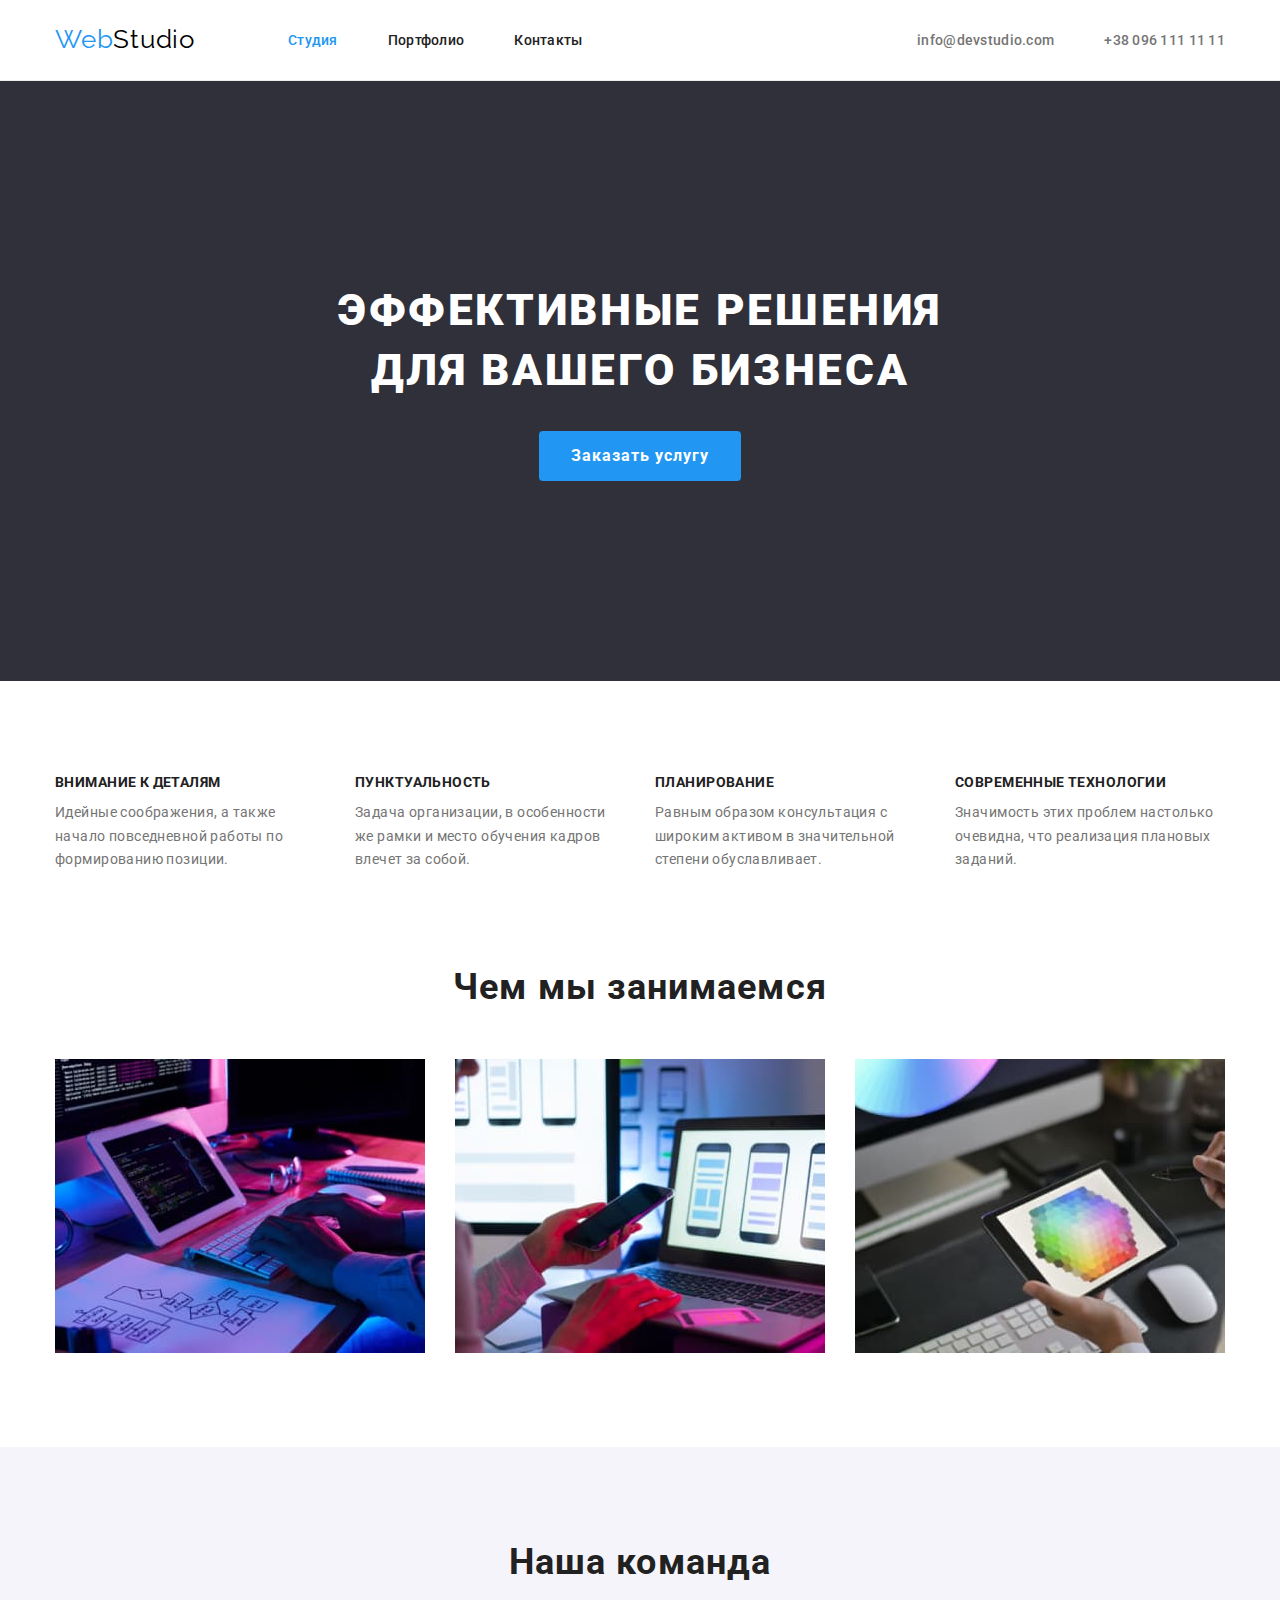
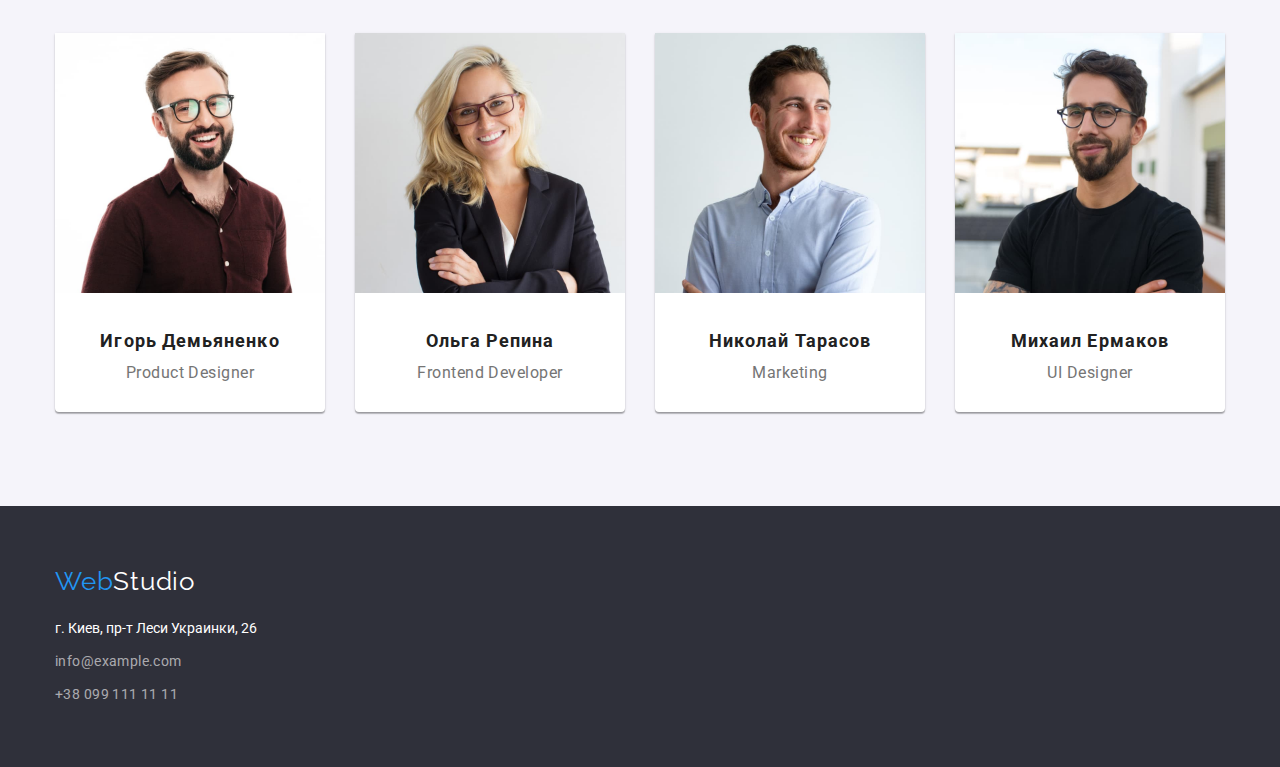
<file: index.html>
<!DOCTYPE html>
<html lang="ru">

<head>
  <meta charset="UTF-8" />
  <meta name="viewport" content="width=device-width, initial-scale=1.0" />
  <title>goit-markup-hw-02</title>
  <link rel="preconnect" href="https://fonts.gstatic.com" />
  <link href="https://fonts.googleapis.com/css2?family=Raleway:wght@700&family=Roboto:wght@400;500;700;900&display=swap"
    rel="stylesheet" />
  <link rel="stylesheet" href="https://cdnjs.cloudflare.com/ajax/libs/modern-normalize/0.6.0/modern-normalize.min.css" />
  <link rel="stylesheet" href="./css/styles.css" />
    
  
</head>

<body>
  <!-- Header -->
  <header class="main-header">
    <div class="container header-navigation">
      <nav class="main-navigation">
        <a href="./index.html" class="logo"><span class="logo-web">Web</span>Studio</a>
        <ul class="main-navigation-list">
          <li class="navigation-item">
            <a href="./index.html" class="navigation-link current-link">Студия</a>
          </li>
          <li class="navigation-item">
            <a href="portfolio.html" class="navigation-link">Портфолио</a>
          </li>
          <li class="navigation-item">
            <a href="" class="navigation-link">Контакты</a>
          </li>
        </ul>
      </nav>
      <address class="header-address">
        <ul class="header-address-list">
          <li class="address-list-item">
            <a href="mailto:info@devstudio.com" class="contacts-header">info@devstudio.com</a>
          </li>
          <li class="address-list-item">
            <a href="tel:+380961111111" class="contacts-header">+38 096 111 11 11</a>
          </li>
        </ul>
      </address>
    </div>
  </header>

  <main>
    <!-- Герой -->
    <section class="hero">
      <div class="container">
        <h1 class="hero-title">Эффективные решения для вашего бизнеса</h1>
        <button type="button" class="color-button hero-button">
          Заказать услугу
        </button>
      </div>
    </section>

    <!-- Наши преимущества -->
    <section class="advantages-section">
      <div class="container">
        <h2 class="visually-hidden">Наши преимущества</h2>
        <ul class="advantages-list">
          <li class="advantages-item">
            <h3 class="advantage-title">Внимание к деталям</h3>
            <p class="advantage-text">
              Идейные соображения, а также начало повседневной работы по
              формированию позиции.
            </p>
          </li>

          <li class="advantages-item">
            <h3 class="advantage-title">Пунктуальность</h3>
            <p class="advantage-text">
              Задача организации, в особенности же рамки и место обучения
              кадров влечет за собой.
            </p>
          </li>

          <li class="advantages-item">
            <h3 class="advantage-title">Планирование</h3>
            <p class="advantage-text">
              Равным образом консультация с широким активом в значительной
              степени обуславливает.
            </p>
          </li>

          <li class="advantages-item">
            <h3 class="advantage-title">Современные технологии</h3>
            <p class="advantage-text">
              Значимость этих проблем настолько очевидна, что реализация
              плановых заданий.
            </p>
          </li>
        </ul>
      </div>
    </section>

    <!-- Чем мы занимаемся  -->
    <section class="projects-section">
      <div class="container">
        <h2 class="section-title">Чем мы занимаемся</h2>
        <ul class="work-list">
          <li class="work-list-item">
            <a href=""><img src="./images/img1.jpg" alt="человек печатает на клавиатуре" width="370" height="294" /></a>
          </li>

          <li class="work-list-item">
            <a href=""><img src="./images/img2.jpg" alt="человек держит телефон" width="370" height="294" /></a>
          </li>

          <li class="work-list-item">
            <a href=""><img src="./images/img3.jpg" alt="человек держит планшет" width="370" height="294" /></a>
          </li>
        </ul>
      </div>
    </section>

    <!-- Наша команда -->
    <section class="team-section">
      <div class="container">
        <h2 class="section-title">Наша команда</h2>
        <ul class="team-list">
          <li class="team-list-card">
            <img src="./images/igor.jpg" alt="Фото Игоря Демьяненко" width="270" height="260" />
            <div class="person-description">
              <h3 class="card-title">Игорь Демьяненко</h3>
              <p class="position">Product Designer</p>
            </div>
          </li>

          <li class="team-list-card">
            <img src="./images/olga.jpg" alt="Фото Ольги Репиной" width="270" height="260" />
            <div class="person-description">
              <h3 class="card-title">Ольга Репина</h3>
              <p class="position">Frontend Developer</p>
            </div>
          </li>

          <li class="team-list-card">
            <img src="./images/nikolai.jpg" alt="Фото Николая Тарасова" width="270" height="260" />
            <div class="person-description">
              <h3 class="card-title">Николай Тарасов</h3>
              <p class="position">Marketing</p>
            </div>
          </li>

          <li class="team-list-card">
            <img src="./images/mihail.jpg" alt="Фото Михаила Ермакова" width="270" height="260" />
            <div class="person-description">
              <h3 class="card-title">Михаил Ермаков</h3>
              <p class="position">UI Designer</p>
            </div>
          </li>
        </ul>
      </div>
    </section>
  </main>

  <!-- Footer -->
  <footer class="main-footer">
    <div class="container">
      <a href="./index.html" class="logo"><span class="logo-web">Web</span><span class="logo-studio">Studio</span></a>
      <address>
        <p class="office-address">г. Киев, пр-т Леси Украинки, 26</p>
        <ul class="footer-contacts-list">
          <li class="contacts-list-item">
            <a href="mailto:info@example.com" class="contacts-footer">info@example.com</a>
          </li>

          <li class="contacts-list-item">
            <a href="tel:+380991111111" class="contacts-footer">+38 099 111 11 11</a>
          </li>
        </ul>
      </address>
    </div>
  </footer>
</body>

</html>
</file>
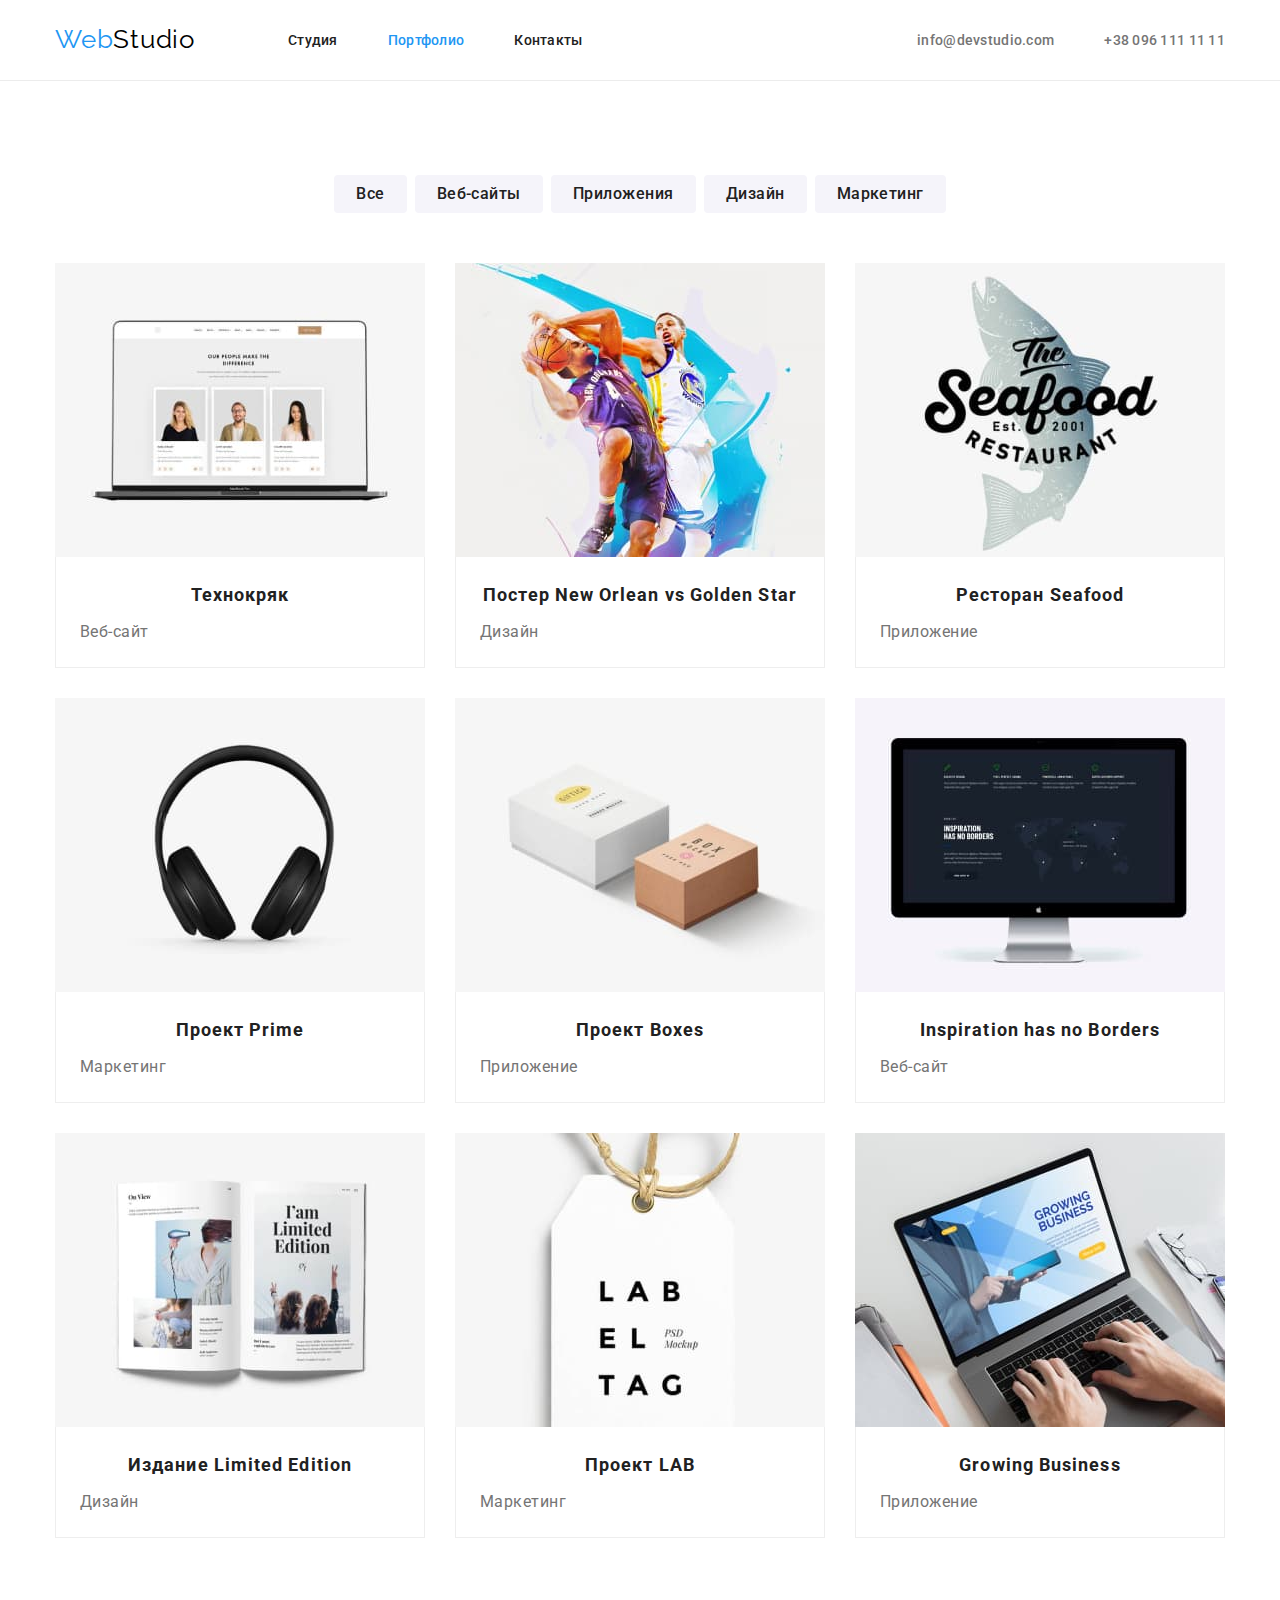
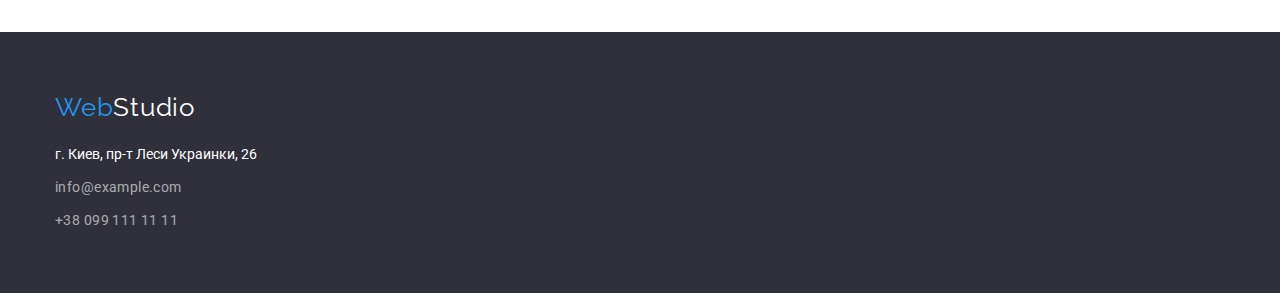
<file: portfolio.html>
<!DOCTYPE html>
<html lang="ru">

<head>
  <meta charset="UTF-8" />
  <meta name="viewport" content="width=device-width, initial-scale=1.0" />
  <title>Portfolio</title>
  <link rel="preconnect" href="https://fonts.gstatic.com" />
  <link href="https://fonts.googleapis.com/css2?family=Raleway:wght@700&family=Roboto:wght@400;500;700;900&display=swap"
    rel="stylesheet" />

  <link rel="stylesheet" href="https://cdnjs.cloudflare.com/ajax/libs/modern-normalize/0.6.0/modern-normalize.min.css" />
  <link rel="stylesheet" href="./css/styles.css" />
  
  
</head>

<body>
  <!-- Header -->
  <header class="main-header">
    <div class="container header-navigation">
      <nav class="main-navigation">
        <a href="./index.html" class="logo"><span class="logo-web">Web</span>Studio</a>
        <ul class="main-navigation-list">
          <li class="navigation-item">
            <a href="./index.html" class="navigation-link">Студия</a>
          </li>

          <li class="navigation-item">
            <a href="portfolio.html" class="navigation-link current-link">Портфолио</a>
          </li>

          <li class="navigation-item">
            <a href="" class="navigation-link">Контакты</a>
          </li>
        </ul>
      </nav>
      <address class="header-address">
        <ul class="header-address-list">
          <li class="address-list-item">
            <a href="mailto:info@devstudio.com" class="contacts-header">info@devstudio.com</a>
          </li>
          <li class="address-list-item">
            <a href="tel:+380961111111" class="contacts-header">+38 096 111 11 11</a>
          </li>
        </ul>
      </address>
    </div>
  </header>

  <!-- Main -->
  <main>
    <!-- Наши работы -->
    <section class="portfolio-container">
      <div class="container">
        <h1 class="visually-hidden">Наши работы</h1>
        <ul class="filter-list">
          <li class="filter-item">
            <button type="button" class="filter-button">Все</button>
          </li>

          <li class="filter-item">
            <button type="button" class="filter-button">Веб-сайты</button>
          </li>

          <li class="filter-item">
            <button type="button" class="filter-button">Приложения</button>
          </li>

          <li class="filter-item">
            <button type="button" class="filter-button">Дизайн</button>
          </li>

          <li class="filter-item">
            <button type="button" class="filter-button">Маркетинг</button>
          </li>
        </ul>

        <ul class="portfolio-cards">
          <li class="card-item">
            <img src="./images/tehno.jpg" alt="Технокряк" width="370" />
            <div class="portfolio-card-description">
              <h2 class="card-title">Технокряк</h2>
              <p class="type-project">Веб-сайт</p>
            </div>
          </li>

          <li class="card-item">
            <img src="./images/new-orlean.jpg" alt="Постер New Orlean vs Golden Star" width="370" />
            <div class="portfolio-card-description">
              <h2 class="card-title">Постер New Orlean vs Golden Star</h2>
              <p class="type-project">Дизайн</p>
            </div>
          </li>

          <li class="card-item">
            <img src="./images/seafood.jpg" alt="Ресторан Seafood" width="370" />
            <div class="portfolio-card-description">
              <h2 class="card-title">Ресторан Seafood</h2>
              <p class="type-project">Приложение</p>
            </div>
          </li>

          <li class="card-item">
            <img src="./images/prime.jpg" alt="Проект Prime" width="370" />
            <div class="portfolio-card-description">
              <h2 class="card-title">Проект Prime</h2>
              <p class="type-project">Маркетинг</p>
            </div>
          </li>

          <li class="card-item">
            <img src="./images/boxes.jpg" alt="Проект Boxes" width="370" />
            <div class="portfolio-card-description">
              <h2 class="card-title">Проект Boxes</h2>
              <p class="type-project">Приложение</p>
            </div>
          </li>

          <li class="card-item">
            <img src="./images/inspiration.jpg" alt="Inspiration has no Borders" width="370" />
            <div class="portfolio-card-description">
              <h2 class="card-title">Inspiration has no Borders</h2>
              <p class="type-project">Веб-сайт</p>
            </div>
          </li>

          <li class="card-item">
            <img src="./images/limited-edition.jpg" alt="Издание Limited Edition" width="370" />
            <div class="portfolio-card-description">
              <h2 class="card-title">Издание Limited Edition</h2>
              <p class="type-project">Дизайн</p>
            </div>
          </li>

          <li class="card-item">
            <img src="./images/lab.jpg" alt="Проект LAB" width="370" />
            <div class="portfolio-card-description">
              <h2 class="card-title">Проект LAB</h2>
              <p class="type-project">Маркетинг</p>
            </div>
          </li>

          <li class="card-item">
            <img src="./images/growing-business.jpg" alt="Growing Business" width="370" />
            <div class="portfolio-card-description">
              <h2 class="card-title">Growing Business</h2>
              <p class="type-project">Приложение</p>
            </div>
          </li>
        </ul>
      </div>
    </section>
  </main>

  <!-- Footer -->
  <footer class="main-footer">
    <div class="container">
      <a href="./index.html" class="logo"><span class="logo-web">Web</span><span class="logo-studio">Studio</span></a>
      <address>
        <p class="office-address">г. Киев, пр-т Леси Украинки, 26</p>
        <ul class="footer-contacts-list">
          <li class="contacts-list-item">
            <a href="mailto:info@example.com" class="contacts-footer">info@example.com</a>
          </li>

          <li class="contacts-list-item">
            <a href="tel:+380991111111" class="contacts-footer">+38 099 111 11 11</a>
          </li>
        </ul>
      </address>
    </div>
  </footer>
</body>

</html>
</file>
<file: css/styles.css>
:root {
    /* Text color */
    --logo-basic: #000000;
    --logo-web: #2196f3;
    --main-text-color: #212121;
    --secondary-text-color: #757575;
    --hover-color: #2196f3;
    --logo-studio-footer: #ffffff;
    --office-address-color: #ffffff;
    --contacts-footer-color: rgba(255, 255, 255, 0.6);

    --hero-title-color: #ffffff;
    --hero-button-color: #ffffff;

    --filter-button-hover-color: #ffffff;

    /* Header border */
    --header-border-color: #ececec;

    /* Button */
    --background-portfolio-button: #f5f4fa;
    --background-button-hover: #2196f3;

    /* Hero block */
    --hero-color: #2f303a;

    /* Our team */
    --background-team: #f5f4fa;

    /* Card team*/
    --background-card-team: #ffffff;

    /* Portfolio card */
    --portfolio-card-border: #eeeeee;

    /* Footer block */
    --footer-color: #2f303a;

    /* Card set gap */
    --card-set-gap: 30px;
}

/* Common */
body {
    font-family: 'Roboto', sans-serif;
    color: var(--main-text-color);
}

li {
    list-style: none;
}

a {
    text-decoration: none;
}

address {
    font-style: normal;
}

img {
    display: block;
    max-width: 100%;
    height: auto;
}

h1,
h2,
h3,
h4,
h5,
h6,
ul,
p {
    margin: 0;
}

.container {
    width: 1200px;
    padding-left: 15px;
    padding-right: 15px;
    margin: 0 auto;

    /* outline: 1px solid black; */
    /* background-color: burlywood; */
}

/* Header */
.main-header {
    border-bottom: 1px solid var(--header-border-color);
}

/*  Logo */
.logo {
    margin-right: 93px;

    font-family: 'Raleway', sans-serif;
    font-size: 26px;
    line-height: 1.2;
    letter-spacing: 0.03em;
    color: var(--logo-basic);

    /* outline: 1px solid blueviolet; */
}

.logo-web {
    color: var(--logo-web);
}

/* Main navigation */
.header-navigation {
    display: flex;
    align-items: center;
    /* Сработало только на адрес */
}

.main-navigation {
    display: flex;
    align-items: center;
    /* Для лого */
}

.navigation-link {
    display: inline-block;
    padding-top: 32px;
    padding-bottom: 32px;

    font-weight: 500;
    font-size: 14px;
    line-height: 1.15;
    letter-spacing: 0.02em;

    color: var(--main-text-color);
}

.main-navigation-list {
    display: flex;
    margin: 0;
    padding-left: 0;
}

.navigation-item {
    margin-right: 50px;

    /* outline: 1px solid blueviolet; */
}

.navigation-item:last-child {
    margin-right: 0;
}

.header-address {
    margin-left: auto;

    /* outline: 1px solid blueviolet; */
}

.header-address-list {
    display: flex;
    padding-left: 0;
    margin: 0;
}

.address-list-item {
    margin-right: 50px;

    /* outline: 1px solid blueviolet; */
}

.address-list-item:last-child {
    margin-right: 0;
}

.navigation-link:hover,
.navigation-link:focus {
    color: var(--hover-color);
}

.current-link {
    color: var(--hover-color);
}

/* Contacts header */
.contacts-header {
    font-weight: 500;
    font-size: 14px;
    line-height: 1.15;
    letter-spacing: 0.02em;

    color: var(--secondary-text-color);
}

.contacts-header:hover,
.contacts-header:focus {
    color: var(--hover-color);
}

/* Main */
.color-button {
    font-weight: 700;
    font-size: 16px;
    line-height: 1.87;
    letter-spacing: 0.06em;
    display: inline-block;
    border: none;

    background-color: var(--background-button-hover);
    color: var(--hero-button-color);
}

.visually-hidden {
    position: absolute;
    width: 1px;
    height: 1px;
    margin: -1px;
    padding: 0;
    overflow: hidden;
    border: 0;
    clip: rect(0 0 0 0);
}

.section-title {
    margin-bottom: 50px;

    font-weight: 700;
    font-size: 36px;
    line-height: 1.17;
    text-align: center;
    letter-spacing: 0.03em;
}

/* Footer */
.main-footer {
    background-color: var(--footer-color);
    padding-top: 60px;
    padding-bottom: 60px;
}

.main-footer .logo {
    display: inline-block;
    margin-right: 0;
    margin-bottom: 20px;
}

.logo-studio {
    color: var(--logo-studio-footer);
}

.office-address {
    margin-bottom: 9px;

    font-weight: 400;
    font-size: 14px;
    line-height: 1.71;

    color: var(--office-address-color);
}

.footer-contacts-list {
    padding-left: 0;
}

.contacts-list-item {
    margin-bottom: 9px;
}

.contacts-list-item:last-child {
    margin-bottom: 0;
}

.contacts-footer {
    font-weight: 400;
    font-size: 14px;
    line-height: 1.71;
    letter-spacing: 0.03em;

    color: var(--contacts-footer-color);
}
/* Герой */
.hero {
    background-color: var(--hero-color);
    padding-top: 200px;
    padding-bottom: 200px;
    text-align: center;
}

.hero-title {
    margin-top: 0;
    margin-bottom: 30px;
    margin-left: auto;
    margin-right: auto;
    width: 696px;

    font-weight: 900;
    font-size: 44px;
    line-height: 1.36;
    letter-spacing: 0.06em;
    text-transform: uppercase;

    color: var(--hero-title-color);
}

.hero-button {
    padding: 10px 32px;
    border-radius: 4px;
}

/* Наши преимущества */
.advantages-section {
    padding-top: 94px;
}

.advantages-list {
    display: flex;
    padding-left: 0;

    /* outline: 1px solid blueviolet; */
}

.advantages-item {
    flex-basis: calc(100% / 4);
    margin-right: 30px;

    /* outline: 1px solid blueviolet; */
}

.advantages-item:last-child {
    margin-right: 0;

    /* outline: 1px solid blueviolet; */
}

.advantage-title {
    margin-bottom: 10px;

    font-weight: 700;
    font-size: 14px;
    line-height: 1.14;
    letter-spacing: 0.03em;
    text-transform: uppercase;
}

.advantage-text {
    font-weight: 400;
    font-size: 14px;
    line-height: 1.71;
    letter-spacing: 0.03em;

    color: var(--secondary-text-color);
}

/* Чем мы занимаемся */
.projects-section {
    padding-top: 94px;
    padding-bottom: 94px;
}

.work-list {
    display: flex;
    padding-left: 0;
}

.work-list-item {
    flex-basis: calc(100% / 3);
    margin-right: 30px;
}

.work-list-item:last-child {
    margin-right: 0;
}

/* Наша команда */
.team-section {
    background-color: var(--background-team);
    padding-top: 94px;
    padding-bottom: 94px;
}

.team-list {
    display: flex;
    padding-left: 0;
}

.team-list-card {
    flex-basis: calc(100% / 4);
    margin-right: 30px;
    border-bottom-left-radius: 4px;
    border-bottom-right-radius: 4px;
    box-shadow: 0px 1px 3px rgba(0, 0, 0, 0.12), 0px 1px 1px rgba(0, 0, 0, 0.14),
        0px 2px 1px rgba(0, 0, 0, 0.2);

    background-color: var(--background-card-team);
}

.team-list-card:last-child {
    margin-right: 0;
}

.person-description {
    padding-top: 30px;
    padding-bottom: 30px;
}

.card-title {
    margin-bottom: 10px;

    font-weight: 500;
    font-size: 16px;
    line-height: 1.19;
    text-align: center;
    letter-spacing: 0.03em;
}

.position {
    font-weight: 400;
    font-size: 16px;
    line-height: 1.19;
    text-align: center;
    letter-spacing: 0.03em;

    color: var(--secondary-text-color);
}
/*! modern-normalize v1.0.0 | MIT License | https://github.com/sindresorhus/modern-normalize */

/*
Document
========
*/

/**
Use a better box model (opinionated).
*/

*,
*::before,
*::after {
    box-sizing: border-box;
}

/**
Use a more readable tab size (opinionated).
*/

:root {
    -moz-tab-size: 4;
    tab-size: 4;
}

/**
1. Correct the line height in all browsers.
2. Prevent adjustments of font size after orientation changes in iOS.
*/

html {
    line-height: 1.15;
    /* 1 */
    -webkit-text-size-adjust: 100%;
    /* 2 */
}

/*
Sections
========
*/

/**
Remove the margin in all browsers.
*/

body {
    margin: 0;
}

/**
Improve consistency of default fonts in all browsers. (https://github.com/sindresorhus/modern-normalize/issues/3)
*/

body {
    font-family: system-ui, -apple-system,
        /* Firefox supports this but not yet `system-ui` */
        'Segoe UI', Roboto,
        Helvetica, Arial, sans-serif, 'Apple Color Emoji', 'Segoe UI Emoji';
}

/*
Grouping content
================
*/

/**
1. Add the correct height in Firefox.
2. Correct the inheritance of border color in Firefox. (https://bugzilla.mozilla.org/show_bug.cgi?id=190655)
*/

hr {
    height: 0;
    /* 1 */
    color: inherit;
    /* 2 */
}

/*
Text-level semantics
====================
*/

/**
Add the correct text decoration in Chrome, Edge, and Safari.
*/

abbr[title] {
    text-decoration: underline dotted;
}

/**
Add the correct font weight in Edge and Safari.
*/

b,
strong {
    font-weight: bolder;
}

/**
1. Improve consistency of default fonts in all browsers. (https://github.com/sindresorhus/modern-normalize/issues/3)
2. Correct the odd 'em' font sizing in all browsers.
*/

code,
kbd,
samp,
pre {
    font-family: ui-monospace, SFMono-Regular, Consolas, 'Liberation Mono', Menlo,
        monospace;
    /* 1 */
    font-size: 1em;
    /* 2 */
}

/**
Add the correct font size in all browsers.
*/

small {
    font-size: 80%;
}

/**
Prevent 'sub' and 'sup' elements from affecting the line height in all browsers.
*/

sub,
sup {
    font-size: 75%;
    line-height: 0;
    position: relative;
    vertical-align: baseline;
}

sub {
    bottom: -0.25em;
}

sup {
    top: -0.5em;
}

/*
Tabular data
============
*/

/**
1. Remove text indentation from table contents in Chrome and Safari. (https://bugs.chromium.org/p/chromium/issues/detail?id=999088, https://bugs.webkit.org/show_bug.cgi?id=201297)
2. Correct table border color inheritance in all Chrome and Safari. (https://bugs.chromium.org/p/chromium/issues/detail?id=935729, https://bugs.webkit.org/show_bug.cgi?id=195016)
*/

table {
    text-indent: 0;
    /* 1 */
    border-color: inherit;
    /* 2 */
}

/*
Forms
=====
*/

/**
1. Change the font styles in all browsers.
2. Remove the margin in Firefox and Safari.
*/

button,
input,
optgroup,
select,
textarea {
    font-family: inherit;
    /* 1 */
    font-size: 100%;
    /* 1 */
    line-height: 1.15;
    /* 1 */
    margin: 0;
    /* 2 */
}

/**
Remove the inheritance of text transform in Edge and Firefox.
1. Remove the inheritance of text transform in Firefox.
*/

button,
select {
    /* 1 */
    text-transform: none;
}

/**
Correct the inability to style clickable types in iOS and Safari.
*/

button,
[type='button'],
[type='reset'],
[type='submit'] {
    -webkit-appearance: button;
}

/**
Remove the inner border and padding in Firefox.
*/

::-moz-focus-inner {
    border-style: none;
    padding: 0;
}

/**
Restore the focus styles unset by the previous rule.
*/

:-moz-focusring {
    outline: 1px dotted ButtonText;
}

/**
Remove the additional ':invalid' styles in Firefox.
See: https://github.com/mozilla/gecko-dev/blob/2f9eacd9d3d995c937b4251a5557d95d494c9be1/layout/style/res/forms.css#L728-L737
*/

:-moz-ui-invalid {
    box-shadow: none;
}

/**
Remove the padding so developers are not caught out when they zero out 'fieldset' elements in all browsers.
*/

legend {
    padding: 0;
}

/**
Add the correct vertical alignment in Chrome and Firefox.
*/

progress {
    vertical-align: baseline;
}

/**
Correct the cursor style of increment and decrement buttons in Safari.
*/

::-webkit-inner-spin-button,
::-webkit-outer-spin-button {
    height: auto;
}

/**
1. Correct the odd appearance in Chrome and Safari.
2. Correct the outline style in Safari.
*/

[type='search'] {
    -webkit-appearance: textfield;
    /* 1 */
    outline-offset: -2px;
    /* 2 */
}

/**
Remove the inner padding in Chrome and Safari on macOS.
*/

::-webkit-search-decoration {
    -webkit-appearance: none;
}

/**
1. Correct the inability to style clickable types in iOS and Safari.
2. Change font properties to 'inherit' in Safari.
*/

::-webkit-file-upload-button {
    -webkit-appearance: button;
    /* 1 */
    font: inherit;
    /* 2 */
}

/*
Interactive
===========
*/

/*
Add the correct display in Chrome and Safari.
*/

summary {
    display: list-item;
}
/* Main content */
.portfolio-container {
    padding-top: 94px;
    padding-bottom: 94px;
}

/* Фильтр */
.filter-list {
    padding-left: 0;
    display: flex;
    justify-content: center;
    margin-bottom: 50px;
}

.filter-item {
    margin-right: 8px;
}

.filter-item:last-child {
    margin-right: 0;
}

.filter-button {
    padding: 6px 22px;
    border-radius: 4px;

    font-weight: 500;
    font-size: 16px;
    line-height: 1.62;
    letter-spacing: 0.03em;
    border: none;
    background-color: var(--background-portfolio-button);
    color: var(--main-text-color);
}

.filter-button:hover,
.filter-button:focus,
.filter-button:visited {
    background-color: var(--background-button-hover);
    color: var(--filter-button-hover-color);
}

/* Наши работы */
.portfolio-cards {
    padding-left: 0;
    display: flex;
    flex-wrap: wrap;
    margin-right: calc(-1 * var(--card-set-gap));
    margin-bottom: calc(-1 * var(--card-set-gap));

    /* outline: 1px solid black; */
}

.card-item {
    flex-basis: calc(100% / 3 - var(--card-set-gap));
    margin-right: var(--card-set-gap);
    margin-bottom: var(--card-set-gap);

    /* outline: 1px solid blueviolet; */
}

.portfolio-card-description {
    padding: 20px 24px;
    border: 1px solid var(--portfolio-card-border);
    border-top: none;
}

.card-title {
    margin-bottom: 4px;

    font-weight: 700;
    font-size: 18px;
    line-height: 2;
    letter-spacing: 0.06em;
}

.type-project {
    font-weight: 400;
    font-size: 16px;
    line-height: 1.87;
    letter-spacing: 0.03em;

    color: var(--secondary-text-color);
}
/* Common */
body {
    font-family: 'Roboto', sans-serif;
    color: var(--main-text-color);
}
</file>
